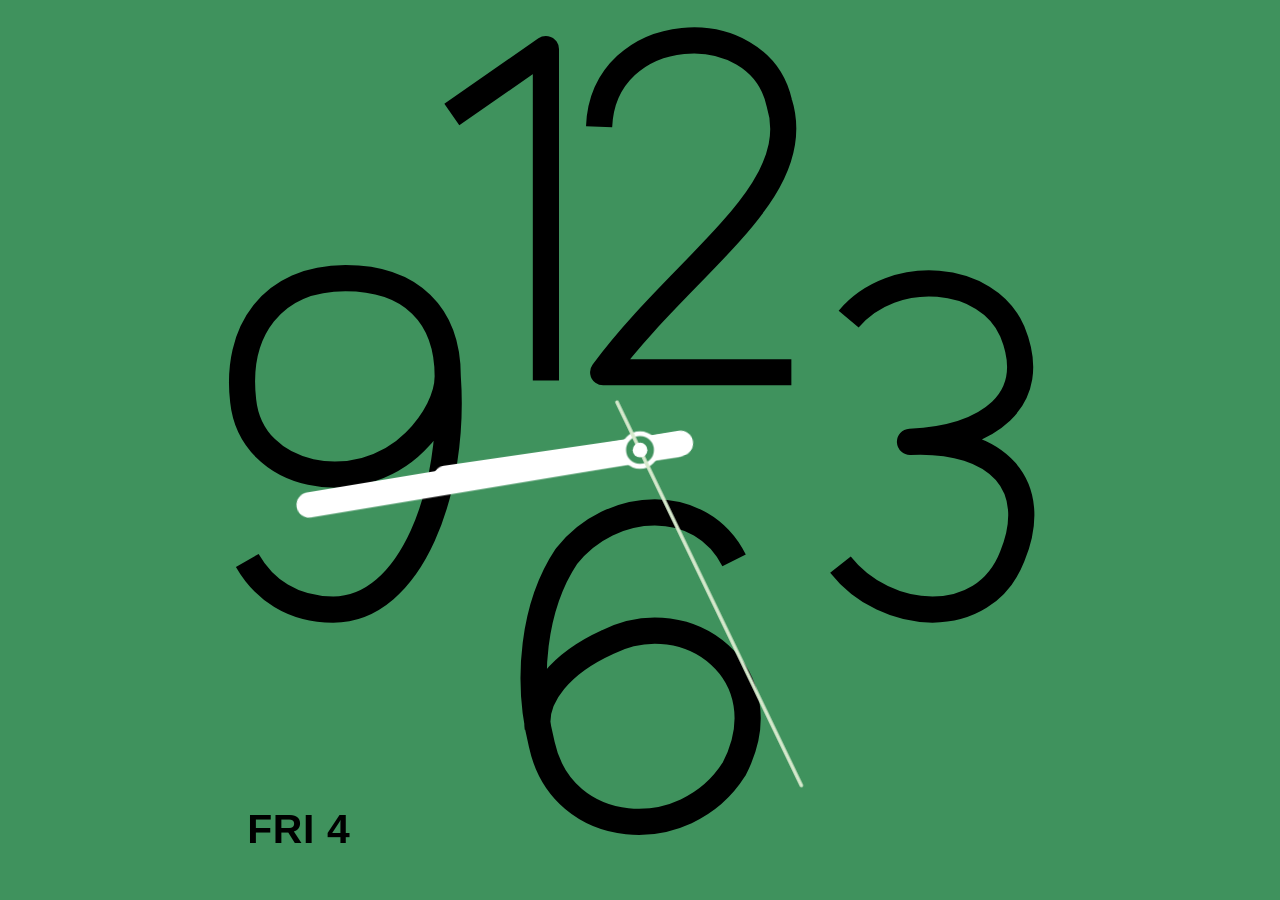
<file: assets/clock/index.html>
<!doctype html>
<html lang="en">
<head>
  <meta charset="utf-8">
  <meta name="viewport" content="width=device-width,initial-scale=1">
  <meta http-equiv="Content-Security-Policy" content="default-src 'none'; script-src 'self'; style-src 'self'; img-src 'self'; connect-src 'none'">
  <title>Watch Clock</title>
  <link rel="stylesheet" href="clock.css">
  <script src="clock-core.js" defer></script>
  <script src="clock.js" defer></script>
</head>
<body>
  <svg id="clock" xmlns="http://www.w3.org/2000/svg" role="img" aria-label="Analogue clock">
    <!-- Original geometric outlines, drawn for this project. No font dependency. -->
    <g id="numerals" fill="none" stroke="var(--numeral)" stroke-width="6.4" stroke-linejoin="round">
      <g id="twelve">
        <path d="M54 26 L77 10 L77 91"/>
        <path d="M90 29 C91 3 129 1 134 23 C141 45 111 62 91 89 L137 89"/>
      </g>
      <g id="nine">
        <path d="M12 150 C16 157 23 162 33 162 C52 162 63 133 61 105 C61 90 52 81 36 81 C18 81 9 94 11 111 C13 130 39 135 53 121 C58 116 61 110 61 105"/>
      </g>
      <g id="three">
        <path d="M147 91 C158 78 181 80 187 94 C194 111 181 120 162 121 C184 120 194 132 187 149 C180 167 156 165 145 151"/>
      </g>
      <g id="six">
        <path d="M123 141 C115 125 93 126 82 140 C74 152 72 170 76 186 C81 209 111 211 123 192 C135 169 112 151 92 161 C81 166 74 174 75 182"/>
      </g>
    </g>
    <text id="date" fill="var(--date)" font-family="Arial, Helvetica, sans-serif" font-size="10" font-weight="600" letter-spacing=".15"/>
    <g id="hands" fill="none" stroke-linecap="round">
      <g id="hour"><path d="M0 9 L0 -48" stroke="var(--hand)" stroke-width="6.2"/></g>
      <g id="minute"><path d="M0 10 L0 -82" stroke="var(--hand)" stroke-width="6.2"/></g>
      <circle r="4" fill="var(--background)" stroke="var(--pivot)" stroke-width="1.2"/>
      <g id="second"><path d="M0 13 L0 -91" stroke="var(--second)" stroke-width=".85"/></g>
      <circle r="1.8" fill="var(--pivot)"/>
    </g>
  </svg>
</body>
</html>
</file>
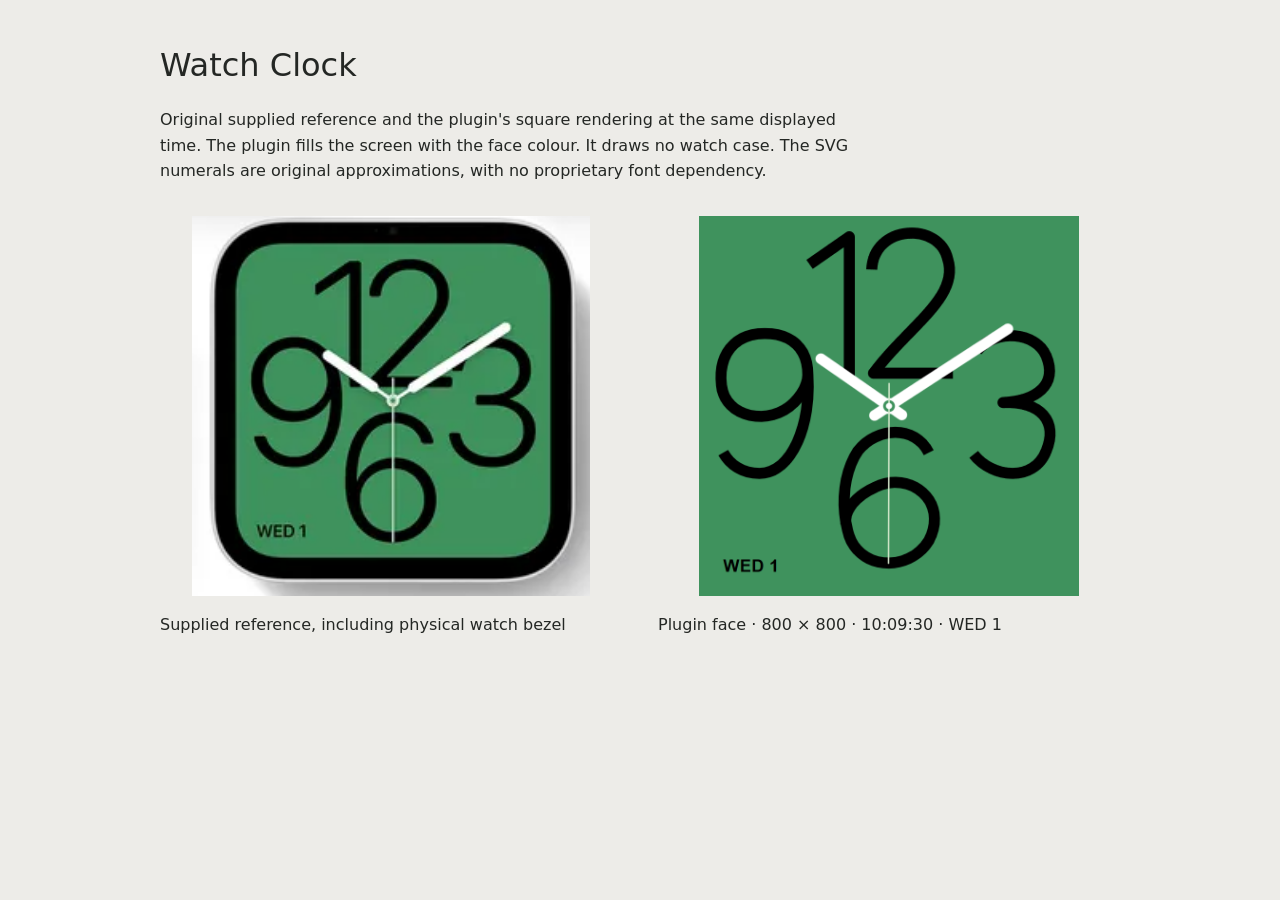
<file: docs/comparison.html>
<!doctype html>
<html lang="en">
<meta charset="utf-8">
<meta name="viewport" content="width=device-width,initial-scale=1">
<title>Watch Clock reference comparison</title>
<style>
body{margin:0;padding:40px;background:#edece8;color:#242724;font:16px/1.6 system-ui,sans-serif}
main{max-width:960px;margin:auto}h1{font-weight:500;margin:0 0 10px}p{max-width:720px}
.comparison{display:flex;flex-wrap:wrap;gap:36px;margin-top:32px}figure{margin:0;flex:1;min-width:240px}
img{display:block;width:100%;height:380px;object-fit:contain}figcaption{margin-top:16px}
</style>
<main>
<h1>Watch Clock</h1>
<p>Original supplied reference and the plugin's square rendering at the same displayed time.
The plugin fills the screen with the face colour. It draws no watch case. The SVG numerals are
original approximations, with no proprietary font dependency.</p>
<div class="comparison">
<figure><img src="reference.png" alt="User-supplied watch reference"><figcaption>Supplied reference, including physical watch bezel</figcaption></figure>
<figure><img src="previews/square.png" alt="Original green plugin rendering"><figcaption>Plugin face · 800 × 800 · 10:09:30 · WED 1</figcaption></figure>
</div>
</main>
</html>
</file>
<file: assets/clock/clock.css>
:root { --background:#3F925D; --numeral:#000000; --hand:#FFFFFF; --second:#D6E9CD; --pivot:#FFFFFF; --date:#000000; }
html, body { margin:0; width:100%; height:100%; overflow:hidden; background:var(--background); }
body { user-select:none; -webkit-user-select:none; }
#clock { position:absolute; display:block; overflow:hidden; }
#hour, #minute, #second { transform-origin:0 0; will-change:transform; }
</file>
